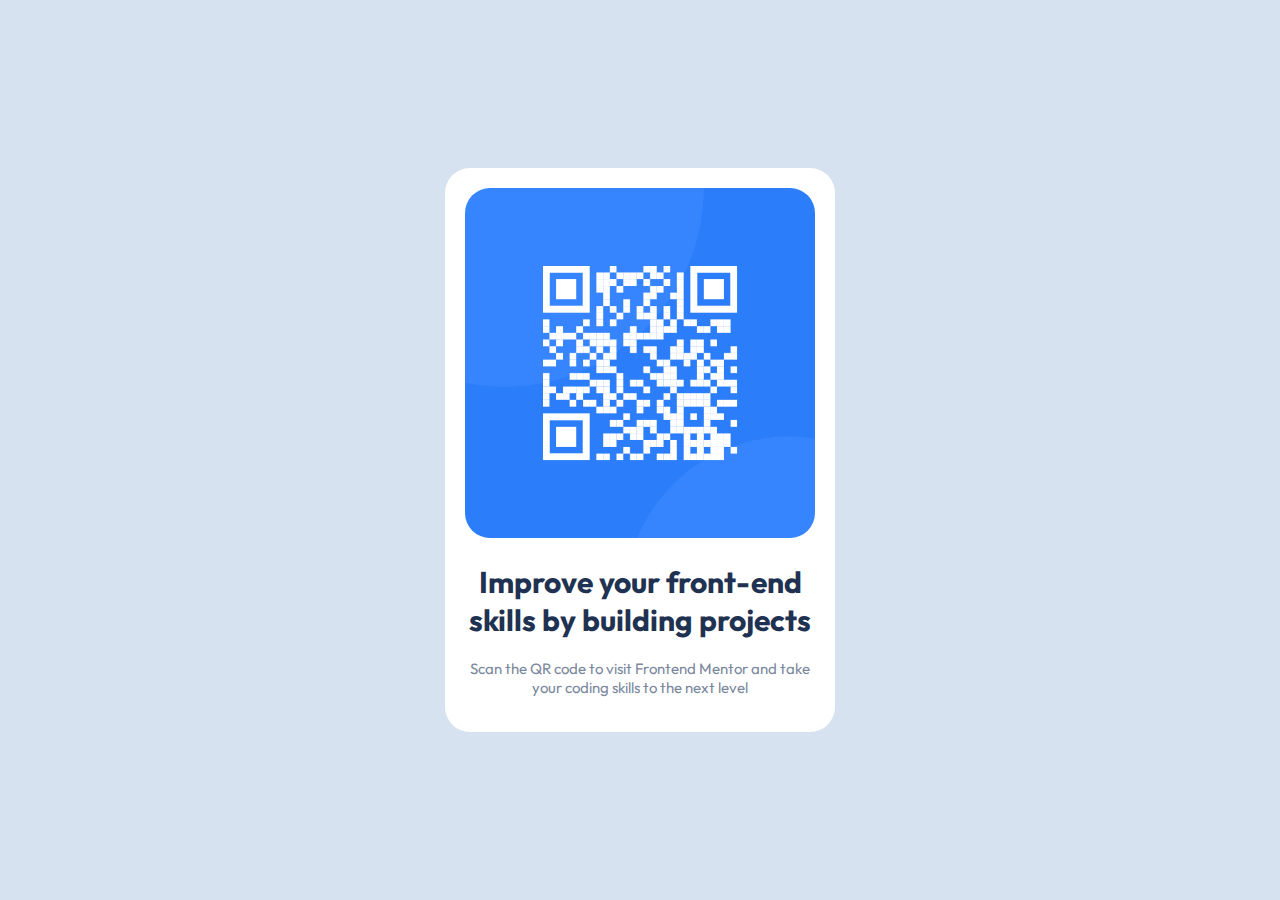
<file: index.html>
<!DOCTYPE html>
<html lang="en">

<head>
  <meta charset="UTF-8">
  <meta name="viewport" content="width=device-width, initial-scale=1.0">
  <link rel="preconnect" href="https://fonts.googleapis.com">
  <link rel="preconnect" href="https://fonts.gstatic.com" crossorigin>
  <link
    href="https://fonts.googleapis.com/css2?family=Figtree:ital,wght@0,300..900;1,300..900&family=Lato:ital,wght@0,100;0,300;0,400;0,700;0,900;1,100;1,300;1,400;1,700;1,900&family=Open+Sans:ital,wght@0,300..800;1,300..800&family=Outfit:wght@100..900&family=Roboto+Condensed:ital,wght@0,100..900;1,100..900&family=Roboto:ital,wght@0,100;0,300;0,400;0,500;0,700;0,900;1,100;1,300;1,400;1,500;1,700;1,900&family=Young+Serif&display=swap"
    rel="stylesheet">
  <link rel="stylesheet" href="qr_code.css">
  <title>Document</title>
</head>

<body>
  <div class="main">

    <img src="images/image-qr-code.png">
    <div class="content">
      <h1>
        Improve your front-end skills by building projects
      </h1>
      <p>
        Scan the QR code to visit Frontend Mentor and take your coding skills to the next level
      </p>
    </div>
  </div>
</body>

</html>
</file>
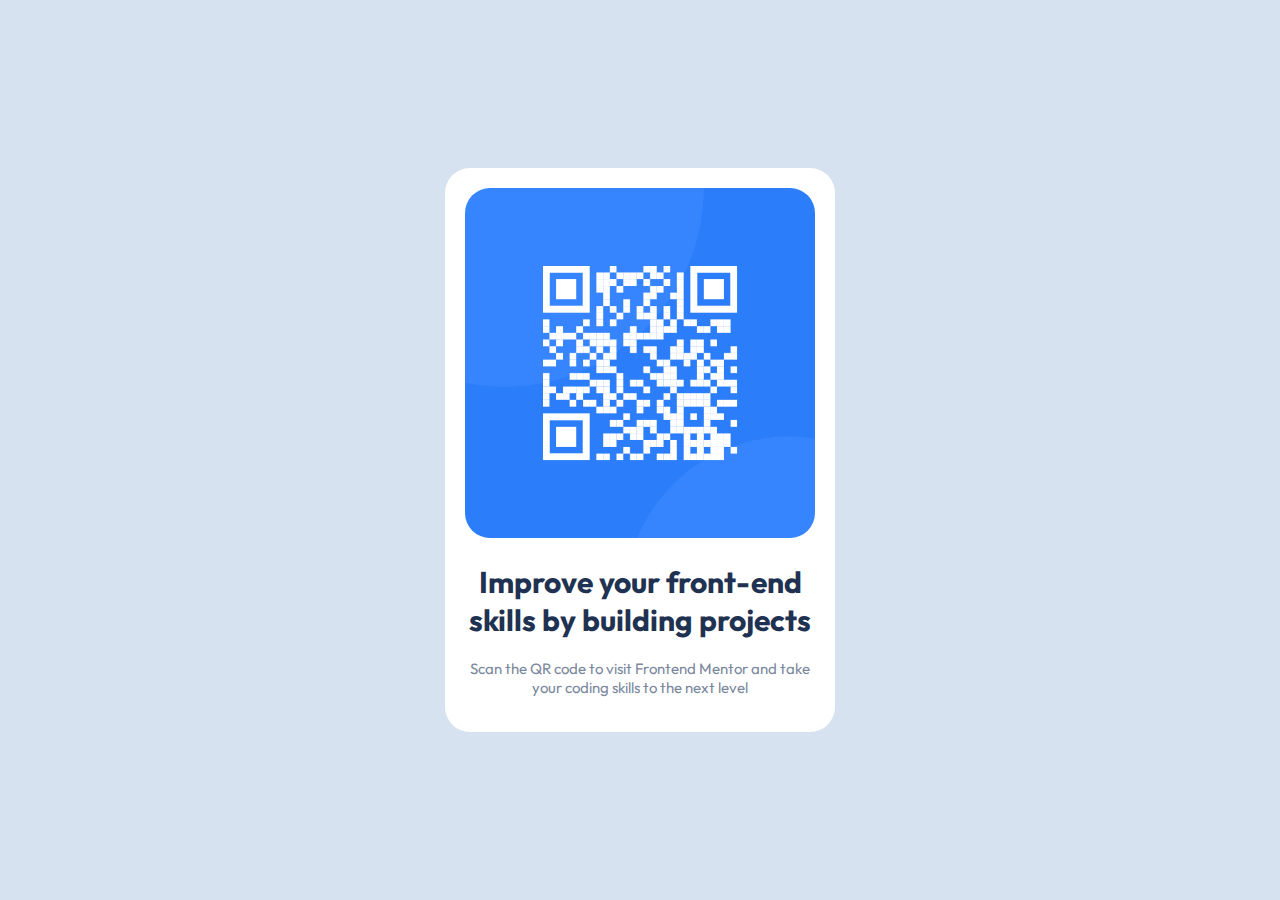
<file: qr_code.html>
<!DOCTYPE html>
<html lang="en">

<head>
  <meta charset="UTF-8">
  <meta name="viewport" content="width=device-width, initial-scale=1.0">
  <link rel="preconnect" href="https://fonts.googleapis.com">
  <link rel="preconnect" href="https://fonts.gstatic.com" crossorigin>
  <link
    href="https://fonts.googleapis.com/css2?family=Figtree:ital,wght@0,300..900;1,300..900&family=Lato:ital,wght@0,100;0,300;0,400;0,700;0,900;1,100;1,300;1,400;1,700;1,900&family=Open+Sans:ital,wght@0,300..800;1,300..800&family=Outfit:wght@100..900&family=Roboto+Condensed:ital,wght@0,100..900;1,100..900&family=Roboto:ital,wght@0,100;0,300;0,400;0,500;0,700;0,900;1,100;1,300;1,400;1,500;1,700;1,900&family=Young+Serif&display=swap"
    rel="stylesheet">
  <link rel="stylesheet" href="qr_code.css">
  <title>Document</title>
</head>

<body>
  <div class="main">

    <img src="images/image-qr-code.png">
    <div class="content">
      <h1>
        Improve your front-end skills by building projects
      </h1>
      <p>
        Scan the QR code to visit Frontend Mentor and take your coding skills to the next level
      </p>
    </div>
  </div>
</body>

</html>
</file>
<file: qr_code.css>
body {
  display: flex;
  justify-content: center;
  align-items: center;
  height: 100vh;
  margin: 0px;
  background-color: hsl(212, 45%, 89%);
  font-family: "Outfit", sans-serif;
  font-size: 15px;
  color: hsl(218, 44%, 22%);
}

.main {
  background-color: hsl(0, 0%, 100%);
  border-radius: 25px;
  width: 350px;
  text-align: center;
  padding: 20px;
}

img {
  height: 350px;
  width: 350px;
  border-radius: 25px;
}

.content {
  width: 350px;
}

p {
  color: hsl(220, 15%, 55%);
}
</file>
